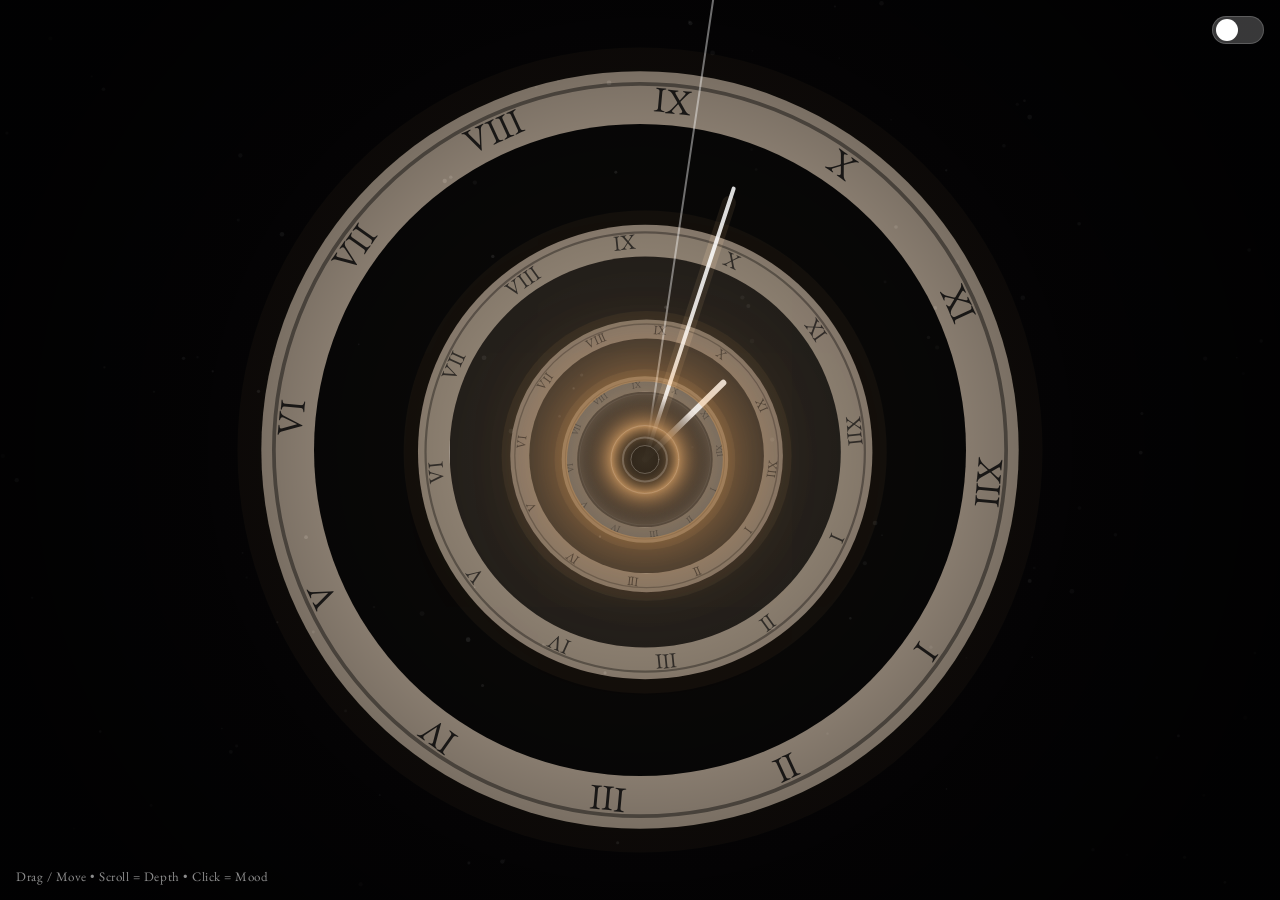
<file: page1/index.html>
<!doctype html>
<html lang="en">
<head>
  <meta charset="UTF-8" />
  <meta name="viewport" content="width=device-width,initial-scale=1.0" />
  <title>Clock Tunnel</title>
  <link rel="stylesheet" href="style.css" />
</head>
<body>
  <canvas id="c"></canvas>

  <!-- CENTER GLOW BUTTON -->
  <button id="enterBtn" aria-label="Enter"></button>

  <div class="hint">
    Drag / Move • Scroll = Depth • Click = Mood
  </div>

  <!-- SOUND TOGGLE -->
  <div class="ui">
    <label class="switch">
      <input id="soundToggle" type="checkbox">
      <span class="slider"></span>
    </label>
  </div>

  <script src="script.js"></script>
</body>
</html>
</file>
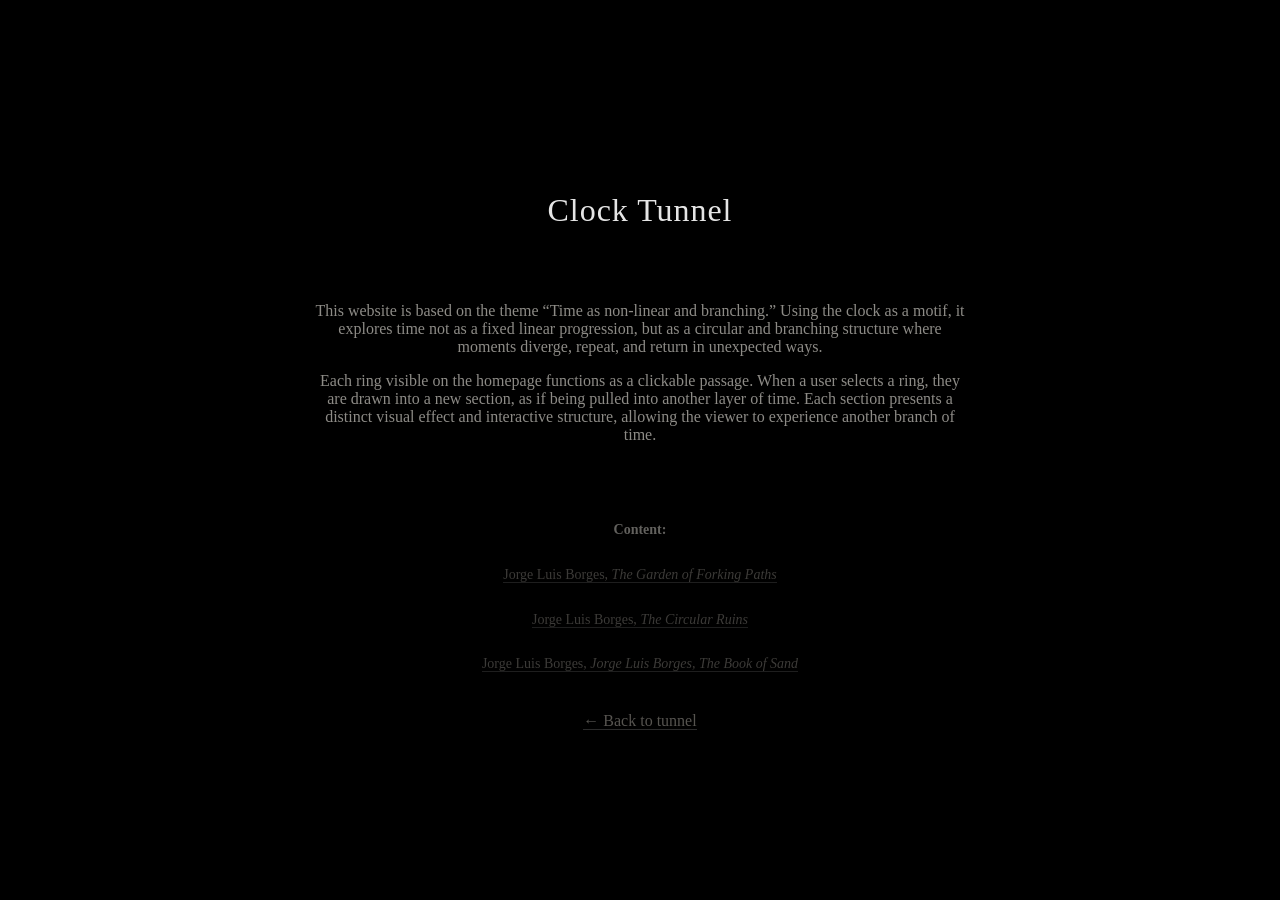
<file: page2/index.html>
<!doctype html>
<html lang="en">
<head>
  <meta charset="UTF-8">
  <title>About — Clock Tunnel</title>

  <style>
    body{
      margin:0;
      background:#000;
      color:rgba(249, 245, 237, 0.6);
      font-family: "EB Garamond", Garamond, Georgia, serif;
      display:flex;
      justify-content:center;
      align-items:center;
      height:100vh;
      text-align:center;
    }

    .wrap{
      max-width:650px;
      opacity:0.95;
    }

    h1{
      color:rgba(255,255,255,0.95); /* Clock Tunnel 거의 흰색 */
      font-weight:500;
      letter-spacing:0.03em;
    }

    a{
      color:rgba(254, 246, 235, 0.6);
      opacity:0.6;
      text-decoration:none;
      border-bottom:1px solid rgba(255,255,255,0.3);
      transition:0.3s ease;
    }

    a:hover{
      opacity:1;
      border-bottom:1px solid rgba(255,255,255,0.6);
    }

    .content{
      margin-top:30px;
      font-size:14px;
      line-height:1.6;
      opacity:0.7;
    }
  </style>
</head>

<body>
  <div class="wrap">
    <h1>Clock Tunnel</h1>
  <br><br>
    <p>
      This website is based on the theme “Time as non-linear and branching.” 
      Using the clock as a motif, it explores time not as a fixed linear progression, 
      but as a circular and branching structure where moments diverge, repeat, 
      and return in unexpected ways.
    </p>

    <p>
      Each ring visible on the homepage functions as a clickable passage. 
      When a user selects a ring, they are drawn into a new section, 
      as if being pulled into another layer of time. 
      Each section presents a distinct visual effect and interactive structure, 
      allowing the viewer to experience another branch of time.
    </p>

    <div class="content">
      <br><br>
      <strong>Content:</strong><br><br>

     
      <a href="https://archive.org/stream/TheGardenOfForkingPathsJorgeLuisBorges1941/The-Garden-of-Forking-Paths-Jorge-Luis-Borges-1941_djvu.txt" target="_blank">
        Jorge Luis Borges, 
      <em>The Garden of Forking Paths</em><br>

      </a>
        <br>

      <a href="https://www.sccs.swarthmore.edu/users/00/pwillen1/lit/cruins.htm" target="_blank">
        Jorge Luis Borges, 
      <em>The Circular Ruins</em><br>
      </a>
      <br>

     
      <a href="https://archive.org/stream/bookofsand00jorg/bookofsand00jorg_djvu.txt" target="_blank">
     Jorge Luis Borges, 
      <em>  Jorge Luis Borges, The Book of Sand</em><br>
      </a>
    </div>

    <br><br>
    <!-- 반드시 상대경로로 -->
    <a href="../page1/index.html">← Back to tunnel</a>

  </div>
</body>
</html>
</file>
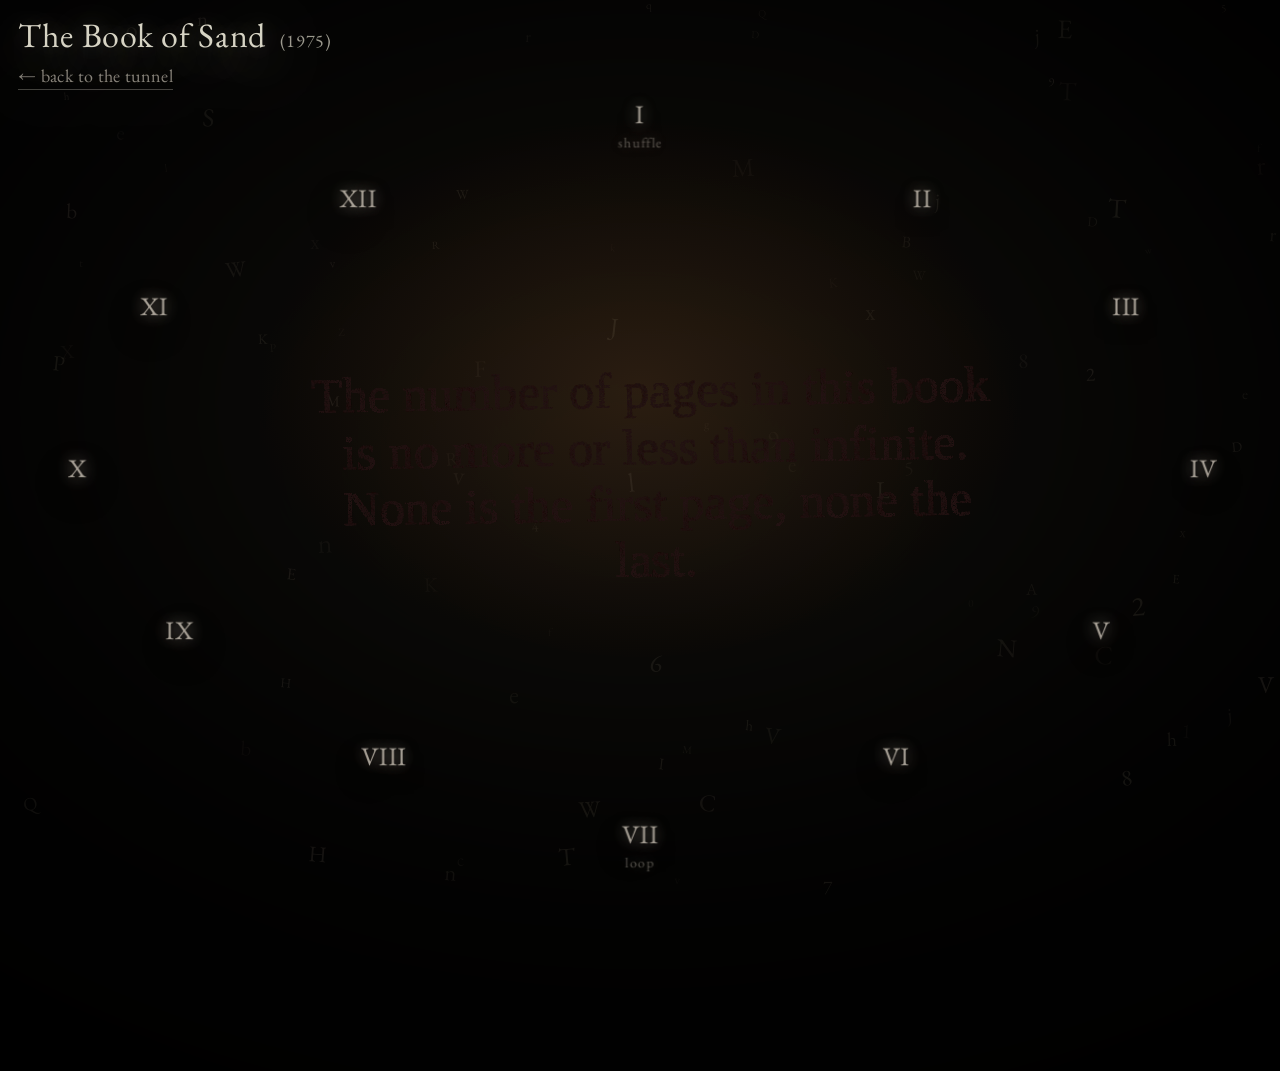
<file: page3/index.html>
<!doctype html>
<html lang="en">
<head>
  <meta charset="UTF-8" />
  <meta name="viewport" content="width=device-width,initial-scale=1.0" />
  <title>The Book of Sand (1975)</title>
  <link rel="stylesheet" href="style.css" />
</head>

<body>

  <header class="hud">
    <div class="title">
      The Book of Sand <span class="year">(1975)</span>
    </div>
    <a class="backLink" href="../page1/index.html">← back to the tunnel</a>
  </header>

  <main class="stage">
    <div class="bg"></div>
    <div class="vignette"></div>

    <nav class="clock" aria-label="Clock navigation">
      <button class="tick" data-action="shuffle" style="--x:50%; --y:14%;">
        <span class="float" style="--d:22s; --fx:18px; --fy:-26px; animation-delay:-6.2s;">
          <span class="roman">I</span>
          <span class="sub">shuffle</span>
        </span>
      </button>

      <button class="tick" data-i="0" style="--x:72%; --y:22%;">
        <span class="float" style="--d:18s; --fx:16px; --fy:-22px; animation-delay:-3.7s;">
          <span class="roman">II</span>
        </span>
      </button>

      <button class="tick" data-i="1" style="--x:88%; --y:34%;">
        <span class="float" style="--d:23s; --fx:22px; --fy:-18px; animation-delay:-10.4s;">
          <span class="roman">III</span>
        </span>
      </button>

      <button class="tick" data-i="2" style="--x:94%; --y:52%;">
        <span class="float" style="--d:19s; --fx:14px; --fy:-28px; animation-delay:-5.1s;">
          <span class="roman">IV</span>
        </span>
      </button>

      <button class="tick" data-i="3" style="--x:86%; --y:70%;">
        <span class="float" style="--d:24s; --fx:20px; --fy:-24px; animation-delay:-12.9s;">
          <span class="roman">V</span>
        </span>
      </button>

      <button class="tick" data-i="4" style="--x:70%; --y:84%;">
        <span class="float" style="--d:20s; --fx:18px; --fy:-30px; animation-delay:-8.0s;">
          <span class="roman">VI</span>
        </span>
      </button>

      <button class="tick" data-action="loop" id="loopBtn" style="--x:50%; --y:94%;">
        <span class="float" style="--d:22s; --fx:16px; --fy:-18px; animation-delay:-9.6s;">
          <span class="roman">VII</span>
          <span class="sub">loop</span>
        </span>
      </button>

      <button class="tick" data-i="5" style="--x:30%; --y:84%;">
        <span class="float" style="--d:18s; --fx:18px; --fy:-30px; animation-delay:-2.9s;">
          <span class="roman">VIII</span>
        </span>
      </button>

      <button class="tick" data-i="6" style="--x:14%; --y:70%;">
        <span class="float" style="--d:25s; --fx:20px; --fy:-24px; animation-delay:-14.3s;">
          <span class="roman">IX</span>
        </span>
      </button>

      <button class="tick" data-i="7" style="--x:6%; --y:52%;">
        <span class="float" style="--d:16s; --fx:14px; --fy:-28px; animation-delay:-6.8s;">
          <span class="roman">X</span>
        </span>
      </button>

      <button class="tick" data-i="8" style="--x:12%; --y:34%;">
        <span class="float" style="--d:22s; --fx:22px; --fy:-18px; animation-delay:-11.1s;">
          <span class="roman">XI</span>
        </span>
      </button>

      <button class="tick" data-i="9" style="--x:28%; --y:22%;">
        <span class="float" style="--d:17s; --fx:16px; --fy:-22px; animation-delay:-4.4s;">
          <span class="roman">XII</span>
        </span>
      </button>
    </nav>

    <canvas id="page"></canvas>
  </main>

  <script src="script.js"></script>
</body>
</html>
</file>
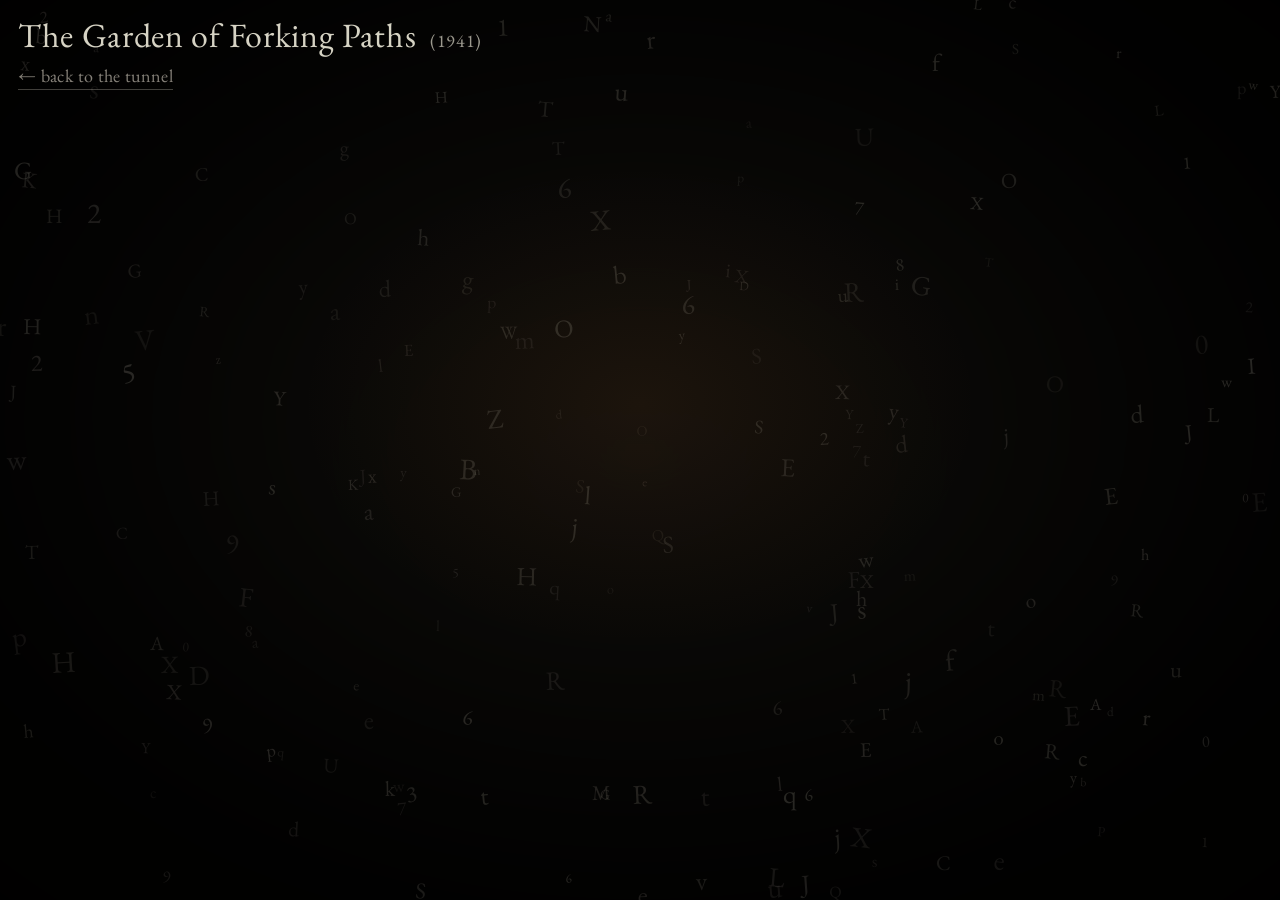
<file: page4/index.html>
<!doctype html>
<html lang="en">
<head>
  <meta charset="UTF-8" />
  <meta name="viewport" content="width=device-width,initial-scale=1.0" />
  <title>The Garden of Forking Paths (1941)</title>
  <link rel="stylesheet" href="style.css" />
</head>

<body>
    
  <!-- background layers -->
  <div class="bg" aria-hidden="true"></div>
  <div class="vignette" aria-hidden="true"></div>

  <!-- canvas -->
  <canvas id="c"></canvas>

  <!-- HUD -->
  <header class="hud">
    <div class="title">
      The Garden of Forking Paths <span class="year">(1941)</span>
    </div>

    <a class="backLink" href="../page1/index.html">← back to the tunnel</a>

    <div class="right">
      <button class="pill" id="clear">clear</button>
      <button class="pill" id="shuffle">shuffle</button>
      <button class="pill" id="auto">auto drift: on</button>
    </div>
  </header>

  <script src="script.js"></script>
</body>
</html>
</file>
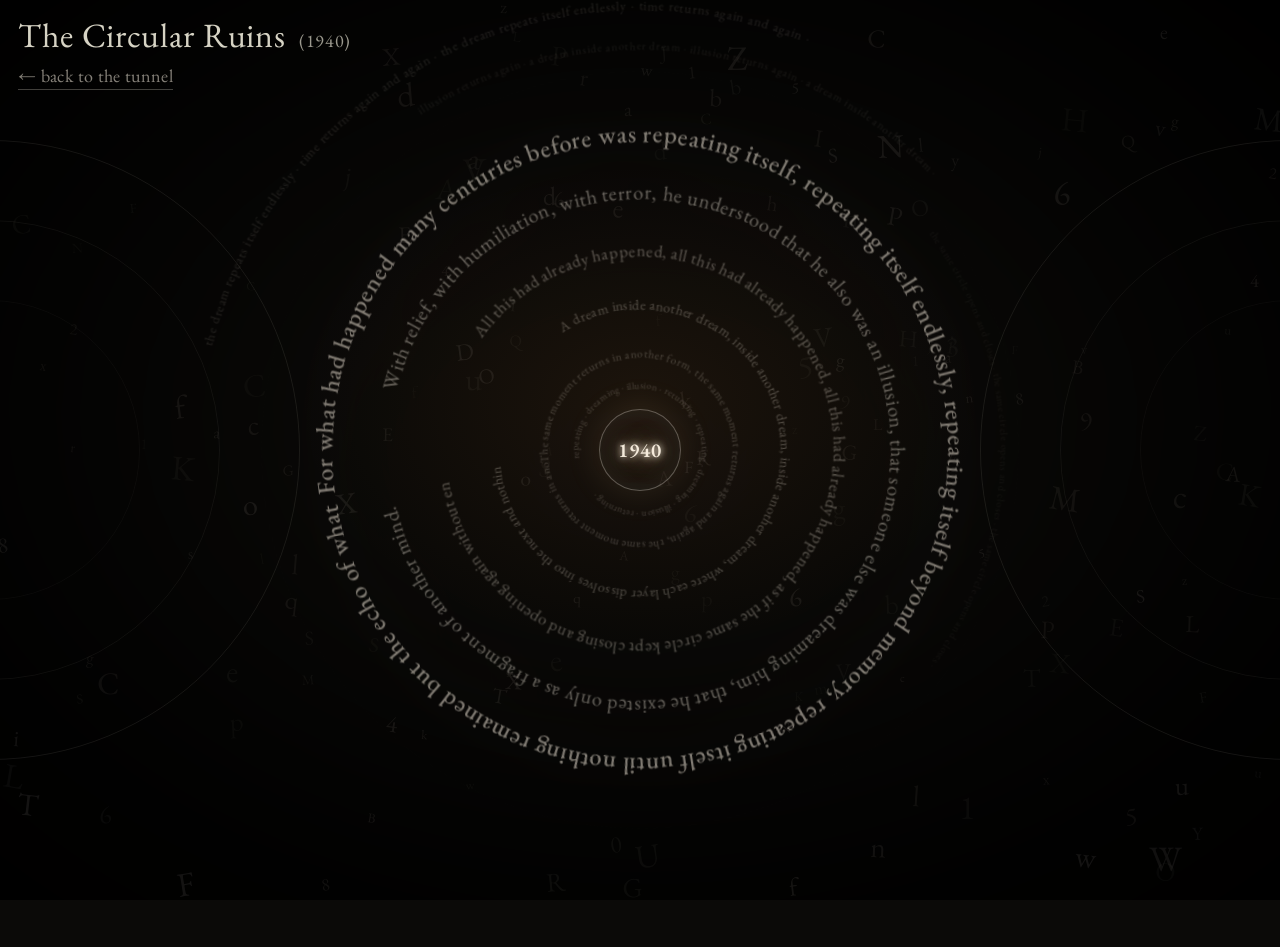
<file: page5/index.html>
<!doctype html>
<html lang="en">
<head>
  <meta charset="UTF-8" />
  <meta name="viewport" content="width=device-width,initial-scale=1.0" />
  <title>The Circular Ruins</title>
  <link rel="stylesheet" href="style.css" />
</head>

<body>
  <div class="bg" aria-hidden="true"></div>
  <div class="vignette" aria-hidden="true"></div>
  <div class="floatingLetters" aria-hidden="true"></div>

  <header class="hud">
    <div class="title">
      The Circular Ruins <span class="year">(1940)</span>
    </div>
    <a class="backLink" href="../page1/index.html">← back to the tunnel</a>
  </header>

  <main class="content">
    <section class="type-field">

      <svg class="text-map" viewBox="0 0 1000 1000" preserveAspectRatio="xMidYMid meet">
        <defs>
          <path id="outer1" d="M500,500 m-500,0 a500,500 0 1,1 1000,0 a500,500 0 1,1 -1000,0" />
          <path id="outer2" d="M500,500 m-455,0 a455,455 0 1,1 910,0 a455,455 0 1,1 -910,0" />
          <path id="outer3" d="M500,500 m-410,0 a410,410 0 1,1 820,0 a410,410 0 1,1 -820,0" />

          <path id="ring1" d="M500,500 m-350,0 a350,350 0 1,1 700,0 a350,350 0 1,1 -700,0" />
          <path id="ring2" d="M500,500 m-285,0 a285,285 0 1,1 570,0 a285,285 0 1,1 -570,0" />
          <path id="ring3" d="M500,500 m-220,0 a220,220 0 1,1 440,0 a220,220 0 1,1 -440,0" />
          <path id="ring4" d="M500,500 m-160,0 a160,160 0 1,1 320,0 a160,160 0 1,1 -320,0" />
          <path id="ring5" d="M500,500 m-105,0 a105,105 0 1,1 210,0 a105,105 0 1,1 -210,0" />
          <path id="ring6" d="M500,500 m-70,0 a70,70 0 1,1 140,0 a70,70 0 1,1 -140,0" />
        </defs>

        <g class="ghost-rings" aria-hidden="true">
          <circle cx="500" cy="500" r="430" />
          <circle cx="500" cy="500" r="500" />
          <circle cx="500" cy="500" r="570" />
          <circle cx="500" cy="500" r="650" />
        </g>

        <g class="ring-layer ring-outer">
          <text class="ring-text outer-text" data-index="0">
            <textPath href="#outer1" startOffset="6%">
              the dream repeats itself endlessly · time returns again and again · the dream repeats itself endlessly · time returns again and again ·
            </textPath>
          </text>
        </g>

        <g class="ring-layer ring-outer-two">
          <text class="ring-text outer-text faint" data-index="1">
            <textPath href="#outer2" startOffset="18%">
              illusion returns again · a dream inside another dream · illusion returns again · a dream inside another dream ·
            </textPath>
          </text>
        </g>

        <g class="ring-layer ring-outer-three">
          <text class="ring-text outer-text super-faint" data-index="2">
            <textPath href="#outer3" startOffset="42%">
              the same circle opens and closes · the same circle opens and closes · the same circle opens and closes ·
            </textPath>
          </text>
        </g>

        <g class="ring-layer ring-one">
          <text class="ring-text text-one" data-index="0">
            <textPath href="#ring1" startOffset="0%">
              For what had happened many centuries before was repeating itself, repeating itself endlessly, repeating itself beyond memory, repeating itself until nothing remained but the echo of what had already been.
            </textPath>
          </text>
        </g>

        <g class="ring-layer ring-two">
          <text class="ring-text text-two" data-index="1">
            <textPath href="#ring2" startOffset="6%">
              With relief, with humiliation, with terror, he understood that he also was an illusion, that someone else was dreaming him, that he existed only as a fragment of another mind.
            </textPath>
          </text>
        </g>

        <g class="ring-layer ring-three">
          <text class="ring-text text-three" data-index="2">
            <textPath href="#ring3" startOffset="12%">
              All this had already happened, all this had already happened, all this had already happened, as if the same circle kept closing and opening again without end.
            </textPath>
          </text>
        </g>

        <g class="ring-layer ring-four">
          <text class="ring-text text-four" data-index="3">
            <textPath href="#ring4" startOffset="18%">
              A dream inside another dream, inside another dream, inside another dream, where each layer dissolves into the next and nothing is certain.
            </textPath>
          </text>
        </g>

        <g class="ring-layer ring-five">
          <text class="ring-text text-five" data-index="4">
            <textPath href="#ring5" startOffset="0%">
              The same moment returns in another form, the same moment returns again and again, the same moment returns in another form.
            </textPath>
          </text>
        </g>

        <g class="ring-layer ring-six">
          <text class="ring-text text-six" data-index="5">
            <textPath href="#ring6" startOffset="0%">
              repeating · dreaming · illusion · returning · repeating · dreaming · illusion · returning ·
            </textPath>
          </text>
        </g>
      </svg>

      <div class="side-orbits" aria-hidden="true">
        <div class="side-orbit left">
          <span></span><span></span><span></span>
        </div>

        <div class="side-orbit right">
          <span></span><span></span><span></span>
        </div>
      </div>

      <button class="time-core" type="button" aria-label="Reveal next sentence">
        <span class="core-number">1940</span>
      </button>

      <canvas id="page"></canvas>

    </section>
  </main>

  <script src="script.js"></script>
</body>
</html>
</file>
<file: page1/style.css>
/* =========================
   Google Font
========================= */
@import url('https://fonts.googleapis.com/css2?family=EB+Garamond:wght@400;500;600&display=swap');


/* =========================
   Base
========================= */
html, body {
  margin: 0;
  height: 100%;
  background: #000;
  overflow: hidden;
  font-family: "EB Garamond", Garamond, Georgia, serif;
}


/* =========================
   Canvas
========================= */
canvas{
  width: 100vw;
  height: 100vh;
  display: block;
  cursor: grab;
}

canvas:active{
  cursor: grabbing;
}


/* =========================
   Hint (bottom-left text)
========================= */
.hint{
  position: fixed;
  left: 16px;
  bottom: 14px;
  font: 13px/1.3 "EB Garamond", Garamond, Georgia, serif;
  letter-spacing: .04em;
  color: rgba(255,255,255,.55);
  user-select: none;
  pointer-events: none;
  mix-blend-mode: screen;
}


/* =========================
   Sound Toggle UI (top-right)
========================= */
.ui{
  position: fixed;
  top: 16px;
  right: 16px;
  z-index: 20;
}

.switch{
  position: relative;
  width: 52px;
  height: 28px;
  display: inline-block;
}

.switch input{
  opacity: 0;
  width: 0;
  height: 0;
}

.slider{
  position: absolute;
  inset: 0;
  border-radius: 999px;
  background: rgba(255,255,255,0.22);
  border: 1px solid rgba(255,255,255,0.18);
  transition: .2s;
}

.slider::before{
  content:"";
  position:absolute;
  height:22px;
  width:22px;
  left:3px;
  top:50%;
  transform:translateY(-50%);
  background:white;
  border-radius:50%;
  transition:.2s;
}

.switch input:checked + .slider::before{
  transform:translate(24px,-50%);
}


/* =========================
   Center Glow Button
========================= */
#enterBtn{
  position: fixed;
  top:50%;
  left:50%;
  transform: translate(
    calc(-50% + var(--dx, 0px)),
    calc(-50% + var(--dy, 0px))
  );
  width: 132px;
  height: 132px;
  border-radius: 999px;
  border: 0;
  padding: 0;
  background: transparent;
  cursor: pointer;
  z-index: 15;

  box-shadow: 0 0 0 1px rgba(255,255,255,0.06) inset;
  -webkit-tap-highlight-color: transparent;
}


/* Glow Effect */
#enterBtn::before{
  content:"";
  position:absolute;
  inset: 0;
  border-radius: 999px;

  background: radial-gradient(circle,
    rgba(255,210,150,0.22) 0%,
    rgba(255,180,110,0.14) 38%,
    rgba(255,160,70,0.08) 58%,
    rgba(0,0,0,0) 72%
  );

  box-shadow:
    0 0 30px rgba(255,170,80,0.32),
    0 0 70px rgba(255,170,80,0.10);

  transition: transform .25s ease, opacity .25s ease, box-shadow .25s ease;
  opacity: 0.95;
}

#enterBtn:hover::before{
  transform: scale(1.12);
  box-shadow:
    0 0 55px rgba(255,170,80,0.55),
    0 0 120px rgba(255,170,80,0.18);
  opacity: 1;
}

#enterBtn:active::before{
  transform: scale(0.98);
  opacity: 0.9;
}

#enterBtn:focus-visible{
  outline: 2px solid rgba(255,255,255,0.25);
  outline-offset: 6px;
}

#enterBtn.isHot::before{
  transform: scale(1.18);
  box-shadow:
    0 0 70px rgba(255,170,80,0.70),
    0 0 160px rgba(255,170,80,0.22);
  opacity: 1;
}
</file>
<file: page3/style.css>
/* =========================
   style.css (FULL) — Refactor to "HUD Component + Theme Variables"
   ========================= */

@import url('https://fonts.googleapis.com/css2?family=EB+Garamond:wght@400;500;600&display=swap');

/* =========================
   THEME TOKENS (Page-level)
   ========================= */
:root{
  /* global */
  --bg: #0b0a08;

  /* ink family (used across page) */
  --fg: rgba(177, 146, 113, 0.92);
  --ink: rgba(255, 245, 230, 0.78);
  --ink-strong: rgba(232, 229, 213, 0.92);
  --ink-muted: rgba(255, 245, 230, 0.52);

  /* HUD tokens (shared component) */
  --hud-title-color: var(--ink-strong);
  --hud-link-color: var(--ink-muted);
  --hud-link-hover: var(--ink);
  --hud-underline: rgba(255, 245, 230, 0.25);
  --hud-glow: rgba(255, 245, 230, 0.22);

  /* common shadows */
  --shadow-deep: rgba(255, 245, 230, 0.65);
  --shadow-soft: rgba(255, 245, 230, 0.60);

  /* clock glow */
  --clock-glow-soft: rgba(255, 245, 230, 0.78);
  --clock-glow-warm: rgba(255, 240, 200, 0.14);
}

/* =========================
   BASE
   ========================= */
*{ box-sizing:border-box; }
html,body{ height:100%; }

body{
  margin:0;
  color: var(--fg);
  font-family: "EB Garamond", Garamond, Georgia, serif;
  overflow:hidden;
  background: var(--bg);
}

/* =========================
   HUD COMPONENT (shared)
   ========================= */
.hud{
  position: fixed;
  top: 18px;
  left: 18px;
  z-index: 30;
  user-select:none;
  mix-blend-mode: screen;
}

.title{
  font-family: "EB Garamond", Garamond, Georgia, serif;
  font-weight: 400;
  font-size: 34px;
  letter-spacing: .02em;
  line-height: 1.05;
  color: var(--hud-title-color);

  text-shadow:
    0 12px 55px var(--shadow-deep),
    0 0 22px var(--hud-glow);
}

.title .year{
  font-size: 18px;
  opacity: .72;
  margin-left: 6px;
  font-weight: 400;
  color: var(--hud-title-color);
}

/* back link (no blue/purple ever) */
.backLink,
.backLink:link,
.backLink:visited,
.backLink:active{
  display:inline-block;
  margin-top: 10px;
  font-size: 18px;
  letter-spacing: .02em;
  color: var(--hud-link-color);
  text-decoration: none;
  border-bottom: 1px solid var(--hud-underline);
  padding-bottom: 2px;

  text-shadow:
    0 10px 45px var(--shadow-soft),
    0 0 14px rgba(255,235,200,0.14);
}

.backLink:hover{
  color: var(--hud-link-hover);
  border-bottom-color: rgba(255,255,255,.45);
}

/* =========================
   SCENE
   ========================= */
.stage{
  position: relative;
  height:100%;
  width:100%;
}

/* background */
.bg{
  position:absolute;
  inset:0;
  z-index:0;
  background-image: url("https://i.pinimg.com/originals/a3/57/af/a357affe6db74efa3df0bd3ad6b3e158.gif");
  background-size: cover;
  background-position: center;
  filter: contrast(1.05) saturate(0.95);
  opacity: .95;
  transform: scale(1.03);
}

/* vignette */
.vignette{
  position:absolute;
  inset:-19%;
  z-index:1;
  background:
    radial-gradient(60% 60% at 50% 45%,
      rgba(190,120,60,.18) 0%,
      rgba(0,0,0,.0) 38%,
      rgba(0,0,0,.65) 72%,
      rgba(0,0,0,.88) 100%),
    radial-gradient(90% 90% at 50% 50%,
      rgba(0,0,0,.0) 0%,
      rgba(0,0,0,.75) 70%,
      rgba(0,0,0,.95) 100%);
  pointer-events:none;
  filter: saturate(0.95) contrast(1.05);
}

/* FULLSCREEN canvas */
#page{
  position:absolute;
  inset:0;
  width:100%;
  height:100%;
  z-index: 5;
  pointer-events:none;
}

/* page number */
.folio{
  position: fixed;
  right: 22px;
  bottom: 18px;
  z-index: 20;
  font-size: 14px;
  letter-spacing: .10em;
  color: var(--ink-muted);
  user-select:none;
  text-shadow:
    0 10px 45px var(--shadow-soft),
    0 0 14px rgba(255,235,200,0.14);
  mix-blend-mode: screen;
}

/* =========================
   CLOCK NAV
   ========================= */
.clock{
  position: fixed;
  inset: 0;
  z-index: 25;
  pointer-events: none;
  font-family: "EB Garamond", Garamond, Georgia, serif;
}

.tick{
    font-family: "EB Garamond", Garamond, Georgia, serif;
  pointer-events: auto;
  position: absolute;
  left: var(--x);
  top: var(--y);
  transform: translate(-50%, -50%);
  background: transparent;
  border: 0;
  padding: 0;
  margin: 0;
  cursor: pointer;
  user-select: none;
}

/* float wrapper */
.float{
  display:inline-block;
  color: var(--ink);
  opacity: .82;
  text-shadow:
    0 14px 60px rgba(0,0,0,0.70),
    0 0 18px var(--clock-glow-soft),
    0 0 46px var(--clock-glow-warm);

  animation: floatTick var(--d, 18s) linear infinite;
  will-change: transform;
  filter: drop-shadow(0 0 10px rgba(255, 245, 230,));
}

/* ellipse drift */
@keyframes floatTick{
  0%{
    transform: translate(0px, 0px) rotate(-0.6deg) scale(1);
  }
  20%{
    transform:
      translate(calc(var(--fx, 16px) * 0.85),
                calc(var(--fy, -22px) * 0.35))
      rotate(0.5deg)
      scale(1.02);
  }
  45%{
    transform:
      translate(calc(var(--fx, 16px) * 0.35),
                var(--fy, -22px))
      rotate(-0.9deg)
      scale(1.03);
  }
  70%{
    transform:
      translate(calc(var(--fx, 16px) * -0.70),
                calc(var(--fy, -22px) * 0.55))
      rotate(0.7deg)
      scale(1.02);
  }
  100%{
    transform: translate(0px, 0px) rotate(-0.6deg) scale(1);
  }
}

.roman{
  display:block;
  font-family: "EB Garamond", Garamond, Georgia, serif;
  font-size: 26px;
  letter-spacing: .02em;
  line-height: 1;
  transition: transform .18s ease, opacity .18s ease, text-shadow .18s ease, color .18s ease;
  transform: translateZ(0);
}

.sub{
  display:block;
  margin-top: 6px;
  font-size: 14px;
  letter-spacing: .10em;
  opacity: .55;
  text-transform: lowercase;
  transition: transform .18s ease, opacity .18s ease;
}

/* hover glow */
.tick:hover .float{
  color: var(--ink-strong);
  opacity: 1;
  text-shadow:
    0 16px 70px rgba(0,0,0,0.75),
    0 0 26px rgba(61, 45, 31, 0.5),
    0 0 70px rgba(69, 53, 36, 0.28);
  filter: drop-shadow(0 0 14px rgba(255,240,200,.22));
}

.tick:hover .roman{ transform: scale(1.30); }
.tick:hover .sub{ transform: scale(1.10); opacity: .88; }
.tick:active .roman{ transform: scale(1.16); }

/* loop on */
.tick.isOn .float{
  color: rgba(61, 52, 38, 0.96);
  opacity: 1;
  text-shadow:
    0 16px 70px rgba(0,0,0,0.75),
    0 0 34px rgba(77, 62, 44, 0.62),
    0 0 90px rgba(76, 60, 41, 0.34);
}
.tick.isOn .sub{ opacity: .92; }

/* =========================
   RESPONSIVE
   ========================= */
@media (max-width: 700px){
  .title{ font-size: 24px; }
  .title .year{ font-size: 16px; }
  .backLink{ font-size: 16px; }

  .roman{ font-size: 34px; }
  .sub{ font-size: 12px; }
}
</file>
<file: page4/style.css>
@import url('https://fonts.googleapis.com/css2?family=EB+Garamond:wght@400;500;600&display=swap');

:root{
  --bg: #0b0a08;

  /* ink family (used across page) */
  --fg: rgba(177, 146, 113, 0.92);
  --ink: rgba(255, 245, 230, 0.78);
  --ink-strong: rgba(232, 229, 213, 0.92);
  --ink-muted: rgba(255, 245, 230, 0.52);

  /* HUD tokens (shared component) */
  --hud-title-color: var(--ink-strong);
  --hud-link-color: var(--ink-muted);
  --hud-link-hover: var(--ink);
  --hud-underline: rgba(255, 245, 230, 0.25);
  --hud-glow: rgba(255, 245, 230, 0.22);

  /* common shadows */
  --shadow-deep: rgba(255, 245, 230, 0.65);
  --shadow-soft: rgba(255, 245, 230, 0.60);

  /* clock glow */
  --clock-glow-soft: rgba(255, 245, 230, 0.78);
  --clock-glow-warm: rgba(255, 240, 200, 0.14);
}

*{ box-sizing:border-box; }
html,body{ height:100%; }

body{
  margin:0;
  overflow:hidden;
  background: var(--bg);
  font-family: "EB Garamond", Garamond, Georgia, serif;
}

/* ===== background gif layer ===== */
.bg{
  position: fixed;
  inset: 0;
  z-index: 0;
  pointer-events:none;

  background-image: url("https://i.pinimg.com/originals/a3/57/af/a357affe6db74efa3df0bd3ad6b3e158.gif"); /* 로컬 파일 */
  background-size: cover;
  background-position: center;
  background-repeat: no-repeat;

  opacity: .55;               /* <-- 이걸로 “확실히 보이게” */
  filter: contrast(1.15) brightness(1.05) saturate(0.95);
  transform: scale(1.03);
}


/* ===== vignette (sand 느낌 핵심) ===== */
.vignette{
  position: fixed;
  inset: 0%;
  z-index: 1;
  pointer-events:none;

  background:
    radial-gradient(60% 60% at 50% 45%,
      rgba(190,120,60,.10) 0%,
      rgba(0,0,0,0) 44%,
      rgba(0,0,0,.48) 78%,
      rgba(0,0,0,.78) 100%),
    radial-gradient(90% 90% at 50% 50%,
      rgba(0,0,0,0) 0%,
      rgba(0,0,0,.55) 74%,
      rgba(0,0,0,.88) 100%);
}

/* ===== canvas ===== */
#c{
  position: fixed;
  inset: 0;
  width:100%;
  height:100%;
  z-index: 2;
  background: transparent;
}


/* ===== HUD ===== */
.hud{
  position: fixed;
  top: 18px;
  left: 18px;
  z-index: 20;
  user-select:none;
  mix-blend-mode: screen;
}

.title{
  font-weight: 400;
  font-size: 34px;
  letter-spacing: .02em;
  line-height: 1.05;
  color: var(--ink-strong);
  text-shadow:
    0 12px 55px var(--hud-title-shadow-a),
    0 0 22px var(--hud-title-glow);
}

.title .year{
  font-size: 18px;
  opacity: .72;
  margin-left: 6px;
  font-weight: 400;
  color: var(--ink-strong);
}

.backLink,
.backLink:link,
.backLink:visited,
.backLink:active{
  display:inline-block;
  margin-top: 10px;
  font-size: 18px;
  letter-spacing: .02em;
  color: var(--hud-link-color);
  text-decoration: none;
  border-bottom: 1px solid var(--hud-underline);
  padding-bottom: 2px;
  text-shadow: 0 10px 40px var(--hud-link-shadow);
}
.backLink:hover{
  color: var(--hud-link-hover);
  border-bottom-color: var(--hud-underline-hover);
}

.right{
  position: fixed;
  top: 18px;
  right: 18px;
  z-index: 20;
  display:flex;
  gap:10px;
  user-select:none;
}

.pill{
  font-family: "EB Garamond", Garamond, Georgia, serif;
  font-size: 14px;
  letter-spacing: .02em;
  padding: 8px 16px;
  border-radius: 999px;
  border: 1px solid var(--pill-border);
  background: var(--pill-bg);
  color: var(--pill-text);
  cursor: pointer;
}
.pill:hover{
  background: var(--pill-bg-hover);
  border-color: var(--pill-border-hover);
  color: var(--pill-text-hover);
}

@media (max-width: 700px){
  .title{ font-size: 24px; }
  .title .year{ font-size: 16px; }
  .backLink{ font-size: 16px; }
  .pill{ font-size: 13px; padding: 7px 12px; }
  .right{ top: 12px; right: 12px; }
  .hud{ top: 12px; left: 12px; }
}
</file>
<file: page5/style.css>
@import url('https://fonts.googleapis.com/css2?family=EB+Garamond:wght@400;500;600&display=swap');

:root{
  --bg:#0b0a08;
  --ink:rgba(255,245,230,.78);
  --ink-strong:rgba(232,229,213,.92);
  --ink-muted:rgba(255,245,230,.52);
  --hud-underline:rgba(255,245,230,.25);
}

*{ box-sizing:border-box; }

html, body{
  width:100%;
  height:100%;
}

body{
  margin:0;
  overflow:hidden;
  background:var(--bg);
  font-family:"EB Garamond", Garamond, Georgia, serif;
  color:var(--ink);
}

.bg{
  position:fixed;
  inset:0;
  z-index:0;
  pointer-events:none;
  background-image:url("https://i.pinimg.com/originals/a3/57/af/a357affe6db74efa3df0bd3ad6b3e158.gif");
  background-size:cover;
  background-position:center;
  background-repeat:no-repeat;
  opacity:.55;
  filter:contrast(1.15) brightness(1.05) saturate(.95);
  transform:scale(1.03);
}

.vignette{
  position:fixed;
  inset:0;
  z-index:1;
  pointer-events:none;
  background:
    radial-gradient(62% 62% at 50% 45%,
      rgba(190,120,60,.10) 0%,
      rgba(0,0,0,0) 43%,
      rgba(0,0,0,.48) 78%,
      rgba(0,0,0,.80) 100%),
    radial-gradient(90% 90% at 50% 50%,
      rgba(0,0,0,0) 0%,
      rgba(0,0,0,.55) 74%,
      rgba(0,0,0,.90) 100%);
}

.floatingLetters{
  position:fixed;
  inset:0;
  z-index:3;
  pointer-events:none;
  overflow:hidden;
}

.floatingLetters span{
  position:absolute;
  display:block;
  color:rgba(255,245,225,.42);
  line-height:1;
  opacity:.08;
  text-shadow:0 0 18px rgba(255,245,225,.12);
  animation-name:letterFloat;
  animation-timing-function:ease-in-out;
  animation-iteration-count:infinite;
  animation-direction:alternate;
  will-change:transform, opacity;
}

@keyframes letterFloat{
  from{
    transform:translate3d(0,0,0) rotate(var(--rot));
    opacity:var(--alpha);
  }
  to{
    transform:translate3d(var(--dx), var(--dy), 0) rotate(calc(var(--rot) + 8deg));
    opacity:calc(var(--alpha) + .035);
  }
}

.hud{
  position:fixed;
  top:18px;
  left:18px;
  z-index:30;
  user-select:none;
  mix-blend-mode:screen;
}

.title{
  font-weight:400;
  font-size:34px;
  letter-spacing:.02em;
  line-height:1.05;
  color:var(--ink-strong);
}

.title .year{
  font-size:18px;
  opacity:.72;
  margin-left:6px;
  font-weight:400;
}

.backLink,
.backLink:link,
.backLink:visited,
.backLink:active{
  display:inline-block;
  margin-top:10px;
  font-size:18px;
  letter-spacing:.02em;
  color:var(--ink-muted);
  text-decoration:none;
  border-bottom:1px solid var(--hud-underline);
  padding-bottom:2px;
}

.backLink:hover{
  color:var(--ink);
  border-bottom-color:rgba(255,245,230,.55);
}

.content{
  position:relative;
  z-index:5;
  width:100%;
  height:100vh;
  display:flex;
  align-items:center;
  justify-content:center;
}

.type-field{
  position:relative;
  width:100vw;
  height:100vh;
}

.text-map{
  position:absolute;
  left:50%;
  top:50%;
  width:min(880px, 72vw);
  height:min(880px, 72vw);
  transform:translate(-50%, -50%) rotate(-8deg);
  overflow:visible;
  filter:drop-shadow(0 0 22px rgba(255,240,210,.10));
  z-index:4;
}

.ghost-rings{
  transform-box:view-box;
  transform-origin:500px 500px;
  animation:ghostRotate 160s linear infinite;
  pointer-events:none;
}

.ghost-rings circle{
  fill:none;
  stroke:rgba(255,245,230,.08);
  stroke-width:1px;
  filter:blur(.5px);
}

.ghost-rings circle:nth-child(1){ opacity:.08; }
.ghost-rings circle:nth-child(2){ opacity:.055; }
.ghost-rings circle:nth-child(3){ opacity:.04; }
.ghost-rings circle:nth-child(4){ opacity:.028; }

@keyframes ghostRotate{
  from{ transform:rotate(0deg); }
  to{ transform:rotate(360deg); }
}

.ring-layer{
  transform-box:view-box;
  transform-origin:500px 500px;
  will-change:transform;
  backface-visibility:hidden;
}

.ring-outer{ animation:ringCounter 170s linear infinite; }
.ring-outer-two{ animation:ringClockwise 155s linear infinite; }
.ring-outer-three{ animation:ringCounter 140s linear infinite; }

.ring-one{ animation:ringClockwise 130s linear infinite; }
.ring-two{ animation:ringCounter 118s linear infinite; }
.ring-three{ animation:ringClockwise 104s linear infinite; }
.ring-four{ animation:ringCounter 92s linear infinite; }
.ring-five{ animation:ringClockwise 80s linear infinite; }
.ring-six{ animation:ringCounter 68s linear infinite; }

@keyframes ringClockwise{
  from{ transform:rotate(0deg); }
  to{ transform:rotate(360deg); }
}

@keyframes ringCounter{
  from{ transform:rotate(360deg); }
  to{ transform:rotate(0deg); }
}

.ring-text{
  font-family:"EB Garamond", Garamond, Georgia, serif;
  fill:rgba(255,245,230,.72);
  cursor:pointer;
  transition:fill .25s ease, opacity .25s ease, filter .25s ease;
}

.ring-text:hover{
  fill:rgba(255,245,230,.96);
  filter:drop-shadow(0 0 18px rgba(255,240,210,.30));
}

.outer-text{
  font-size:15px;
  font-weight:400;
  letter-spacing:.07em;
  opacity:.18;
}

.outer-text.faint{
  font-size:13px;
  opacity:.12;
}

.outer-text.super-faint{
  font-size:12px;
  opacity:.08;
}

.text-one{
  font-size:28px;
  font-weight:500;
  letter-spacing:.035em;
  opacity:.68;
}

.text-two{
  font-size:23px;
  font-weight:400;
  letter-spacing:.035em;
  opacity:.56;
}

.text-three{
  font-size:19px;
  font-weight:400;
  letter-spacing:.035em;
  opacity:.48;
}

.text-four{
  font-size:16px;
  font-weight:400;
  letter-spacing:.035em;
  opacity:.40;
}

.text-five{
  font-size:13px;
  font-weight:400;
  letter-spacing:.045em;
  opacity:.34;
}

.text-six{
  font-size:11px;
  font-weight:400;
  letter-spacing:.05em;
  opacity:.30;
}

.side-orbits{
  position:absolute;
  inset:0;
  z-index:2;
  pointer-events:none;
  overflow:hidden;
}

.side-orbit{
  position:absolute;
  width:620px;
  height:620px;
  top:50%;
  transform:translateY(-50%);
  opacity:.34;
}

.side-orbit.left{
  left:-320px;
}

.side-orbit.right{
  right:-320px;
}

.side-orbit span{
  position:absolute;
  inset:0;
  border:1px solid rgba(255,245,230,.24);
  border-radius:50%;
}

.side-orbit span:nth-child(2){
  inset:80px;
  opacity:.65;
}

.side-orbit span:nth-child(3){
  inset:160px;
  opacity:.42;
}

@keyframes sideRotate{
  from{ transform:translateY(-50%) rotate(0deg); }
  to{ transform:translateY(-50%) rotate(360deg); }
}

@keyframes sideRotateReverse{
  from{ transform:translateY(-50%) rotate(360deg); }
  to{ transform:translateY(-50%) rotate(0deg); }
}

.time-core{
  position:absolute;
  left:50%;
  top:50%;
  transform:translate(-50%, -50%);
  z-index:7;
  width:82px;
  height:82px;
  border-radius:50%;
  border:1px solid rgba(255,245,230,.30);
  background:rgba(255,245,230,.025);
  color:rgba(255,245,230,.64);
  font-family:"EB Garamond", Garamond, Georgia, serif;
  cursor:pointer;
  box-shadow:
    0 0 38px rgba(255,222,170,.10),
    inset 0 0 24px rgba(255,230,190,.05);
  transition:color .25s ease, box-shadow .25s ease, scale .25s ease;
}

.time-core:hover{
  scale:1.12;
  color:rgba(255,245,230,1);
  border-color:rgba(255,245,230,.95);
  background:rgba(255,245,230,.10);

  box-shadow:
    0 0 18px rgba(255,245,230,.95),
    0 0 45px rgba(255,235,190,.75),
    0 0 95px rgba(255,210,150,.45),
    0 0 150px rgba(255,180,100,.25),
    inset 0 0 30px rgba(255,245,230,.22);
}

.time-core:hover .core-number{
  text-shadow:
    0 0 10px rgba(255,245,230,1),
    0 0 28px rgba(255,235,190,.9),
    0 0 58px rgba(255,210,150,.55);
}

.core-number{
  font-size:20px;
  letter-spacing:.05em;
  font-weight:600;
  color:rgba(255,245,230,.92);
  text-shadow:
    0 0 6px rgba(255,245,230,.9),
    0 0 14px rgba(255,235,200,.7),
    0 0 28px rgba(255,210,150,.5),
    0 0 60px rgba(255,180,100,.25);
}

#page{
  position:absolute;
  inset:0;
  width:100%;
  height:100%;
  z-index:6;
  pointer-events:none;
}

@media (max-width:700px){
  .hud{
    top:12px;
    left:12px;
  }

  .title{
    font-size:24px;
  }

  .title .year{
    font-size:16px;
  }

  .backLink{
    font-size:16px;
  }

  .text-map{
    width:96vw;
    height:96vw;
  }

  .side-orbit{
    width:420px;
    height:420px;
    opacity:.26;
  }

  .side-orbit.left{
    left:-260px;
  }

  .side-orbit.right{
    right:-260px;
  }

  .side-orbit span:nth-child(2){
    inset:60px;
  }

  .side-orbit span:nth-child(3){
    inset:120px;
  }

  .outer-text{ font-size:12px; }
  .outer-text.faint{ font-size:11px; }
  .outer-text.super-faint{ font-size:10px; }

  .text-one{ font-size:22px; }
  .text-two{ font-size:19px; }
  .text-three{ font-size:16px; }
  .text-four{ font-size:14px; }
  .text-five{ font-size:12px; }
  .text-six{ font-size:10px; }

  .time-core{
    width:70px;
    height:70px;
  }

  .core-number{
    font-size:17px;
  }
}
</file>
